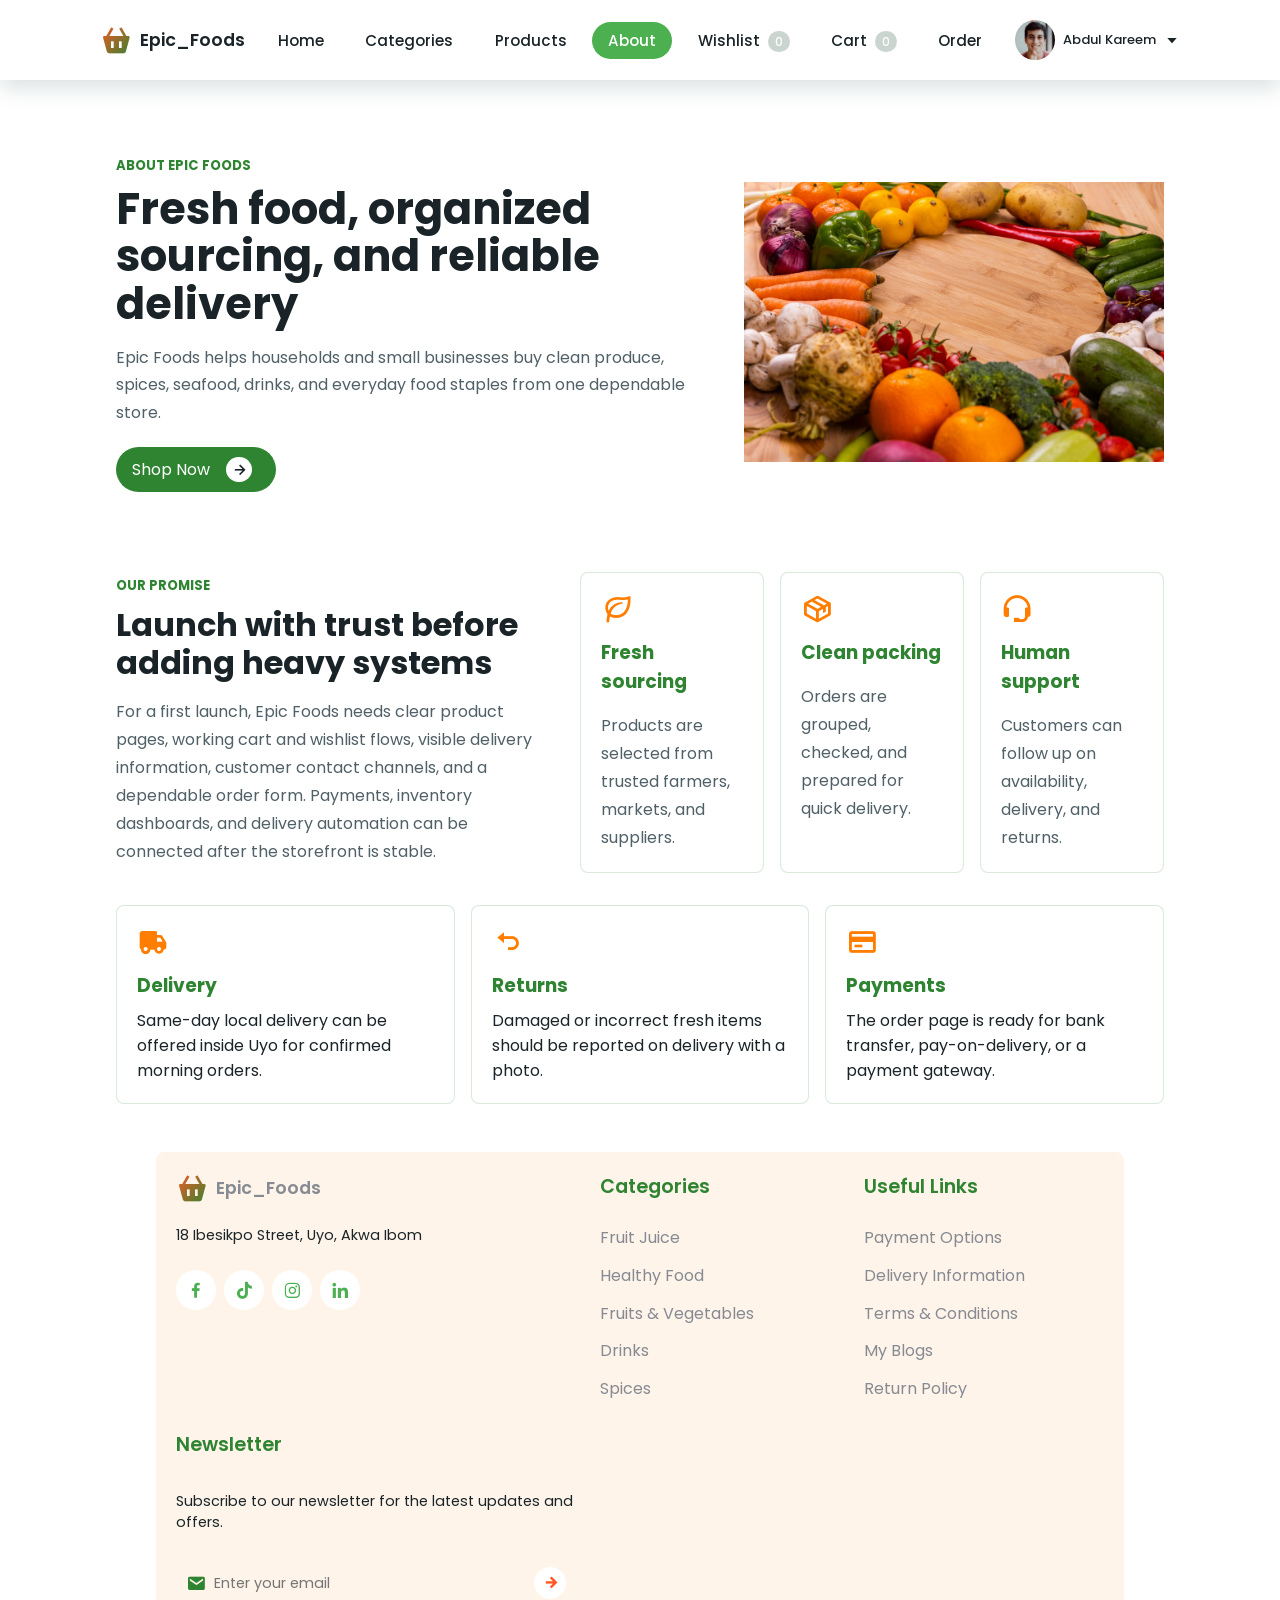
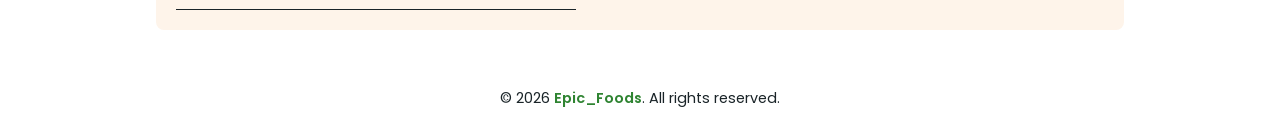
<file: about.html>
<!DOCTYPE html>
<html lang="en">

<head>
  <meta charset="UTF-8">
  <meta http-equiv="X-UA-Compatible" content="IE=edge">
  <meta name="viewport" content="width=device-width, initial-scale=1.0">
  <title>About | EpicFoods</title>
  <link rel="stylesheet" href="home.css">
  <link rel="stylesheet" href="https://cdn.jsdelivr.net/npm/boxicons@latest/css/boxicons.min.css">
</head>

<body>
  <header>
    <a href="home.html" class="logo"><i class="bx bxs-basket"></i>Epic_Foods</a>
    <ul class="navbar">
      <li><a href="home.html">Home</a></li>
      <li><a href="categories.html">Categories</a></li>
      <li><a href="products.html">Products</a></li>
      <li><a href="about.html">About</a></li>
      <li><a href="wishlist.html">Wishlist <span class="nav-badge" data-wishlist-count>0</span></a></li>
      <li><a href="cart.html">Cart <span class="nav-badge" data-cart-count>0</span></a></li>
      <li><a href="order.html">Order</a></li>
    </ul>
    <div class="profile" id="profile-trigger" role="button" tabindex="0" aria-haspopup="dialog"
      aria-controls="auth-modal">
      <img src="Images/profile.webp" alt="profile picture">
      <span>Abdul Kareem</span>
      <i class="bx bx-caret-down"></i>
    </div>
    <div class="bx bx-menu" id="menu-icon"></div>
  </header>

  <div class="auth-modal" id="auth-modal" aria-hidden="true">
    <div class="auth-box" role="dialog" aria-modal="true" aria-labelledby="auth-title">
      <button class="auth-close" id="auth-close" type="button" aria-label="Close login modal"><i
          class="bx bx-x"></i></button>
      <h2 id="auth-title">Welcome Back</h2>
      <div class="auth-tabs" role="tablist" aria-label="Account access">
        <button class="auth-tab active" type="button" data-auth-tab="login">Login</button>
        <button class="auth-tab" type="button" data-auth-tab="signup">Sign Up</button>
      </div>
      <form class="auth-form active" id="login-form">
        <input type="email" placeholder="Email address" required>
        <input type="password" placeholder="Password" required>
        <button class="btn auth-submit" type="submit">Login<i class="bx bx-right-arrow-alt"></i></button>
      </form>
      <form class="auth-form" id="signup-form">
        <input type="text" placeholder="Full name" required>
        <input type="email" placeholder="Email address" required>
        <input type="password" placeholder="Create password" required>
        <button class="btn auth-submit" type="submit">Create Account<i class="bx bx-right-arrow-alt"></i></button>
      </form>
    </div>
  </div>

  <main class="page-main">
    <section class="page-hero">
      <div class="page-hero-copy">
        <span>About Epic Foods</span>
        <h1>Fresh food, organized sourcing, and reliable delivery</h1>
        <p>Epic Foods helps households and small businesses buy clean produce, spices, seafood, drinks, and everyday food staples from one dependable store.</p>
        <a href="products.html" class="btn">Shop Now<i class="bx bx-right-arrow-alt"></i></a>
      </div>
      <img src="Images/about img.webp" alt="Epic Foods produce">
    </section>

    <section class="about-story">
      <div>
        <span>Our promise</span>
        <h2>Launch with trust before adding heavy systems</h2>
        <p>For a first launch, Epic Foods needs clear product pages, working cart and wishlist flows, visible delivery information, customer contact channels, and a dependable order form. Payments, inventory dashboards, and delivery automation can be connected after the storefront is stable.</p>
      </div>
      <div class="story-points">
        <article>
          <i class="bx bx-leaf"></i>
          <h3>Fresh sourcing</h3>
          <p>Products are selected from trusted farmers, markets, and suppliers.</p>
        </article>
        <article>
          <i class="bx bx-package"></i>
          <h3>Clean packing</h3>
          <p>Orders are grouped, checked, and prepared for quick delivery.</p>
        </article>
        <article>
          <i class="bx bx-support"></i>
          <h3>Human support</h3>
          <p>Customers can follow up on availability, delivery, and returns.</p>
        </article>
      </div>
    </section>

    <section class="policy-band">
      <article>
        <i class="bx bxs-truck"></i>
        <h3>Delivery</h3>
        <p>Same-day local delivery can be offered inside Uyo for confirmed morning orders.</p>
      </article>
      <article>
        <i class="bx bx-undo"></i>
        <h3>Returns</h3>
        <p>Damaged or incorrect fresh items should be reported on delivery with a photo.</p>
      </article>
      <article>
        <i class="bx bx-credit-card"></i>
        <h3>Payments</h3>
        <p>The order page is ready for bank transfer, pay-on-delivery, or a payment gateway.</p>
      </article>
    </section>
  </main>

  <section class="footer" id="footer">
    <div class="footer-box">
      <a href="home.html" class="logo"><i class="bx bxs-basket"></i>Epic_Foods</a>
      <p>18 Ibesikpo Street, Uyo, Akwa Ibom</p>
      <div class="socials">
        <a href="https://www.facebook.com/epicfoods0//" aria-label="Facebook"><i class="bx bxl-facebook"></i></a>
        <a href="https://www.tiktok.com/" aria-label="TikTok"><i class="bx bxl-tiktok"></i></a>
        <a href="https://www.instagram.com/" aria-label="Instagram"><i class="bx bxl-instagram"></i></a>
        <a href="https://www.linkedin.com/" aria-label="LinkedIn"><i class="bx bxl-linkedin"></i></a>
      </div>
    </div>
    <div class="footer-box">
      <h2>Categories</h2>
      <a href="products.html?category=fruit-juice">Fruit Juice</a>
      <a href="products.html?category=healthy-food">Healthy Food</a>
      <a href="products.html?category=vegetables">Fruits & Vegetables</a>
      <a href="products.html?category=drinks">Drinks</a>
      <a href="products.html?category=spices">Spices</a>
    </div>
    <div class="footer-box">
      <h2>Useful Links</h2>
      <a href="cart.html">Payment Options</a>
      <a href="order.html">Delivery Information</a>
      <a href="about.html">Terms & Conditions</a>
      <a href="about.html">My Blogs</a>
      <a href="about.html">Return Policy</a>
    </div>
    <div class="footer-box">
      <h2>Newsletter</h2>
      <p>Subscribe to our newsletter for the latest updates and offers.</p>
      <form>
        <i class="bx bxs-envelope"></i>
        <input type="email" placeholder="Enter your email">
        <i class="bx bx-right-arrow-alt"></i>
      </form>
    </div>
  </section>
  <div class="copy-rights">
    <p>&copy; 2026 <span>Epic_Foods</span>. All rights reserved.</p>
  </div>

  <script src="store.js"></script>
  <script src="home.js"></script>
</body>

</html>
</file>
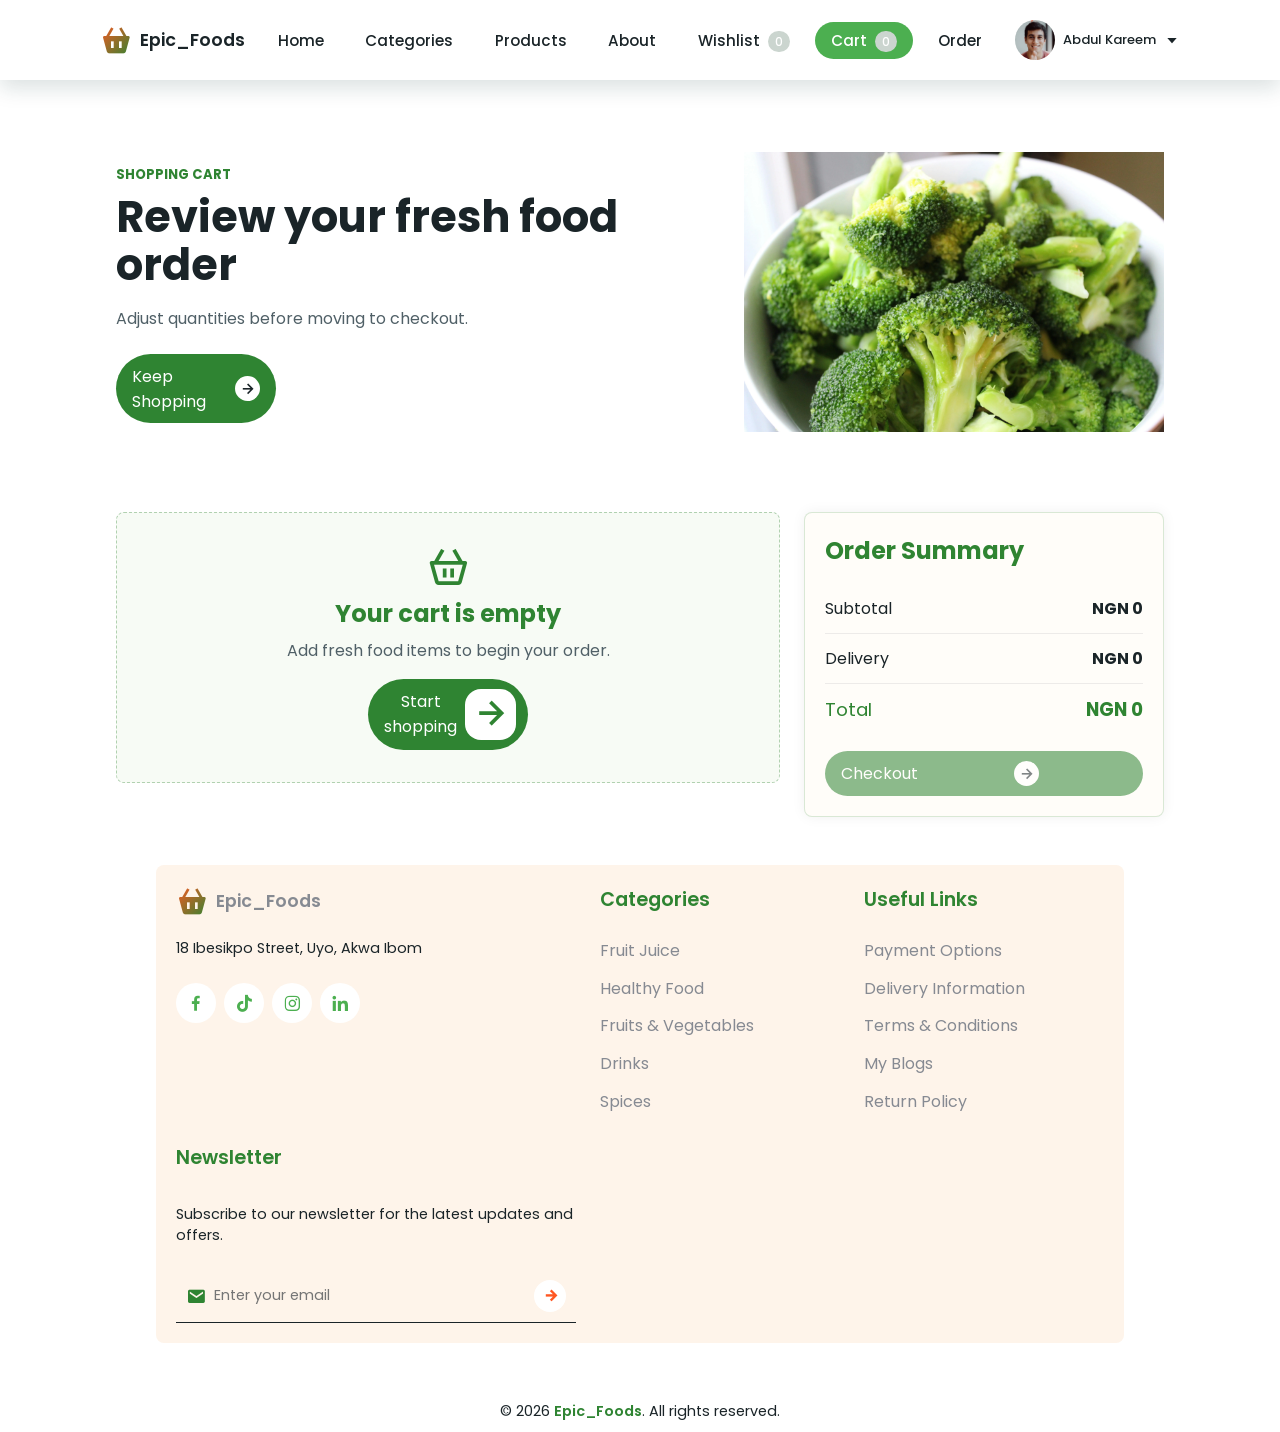
<file: cart.html>
<!DOCTYPE html>
<html lang="en">

<head>
  <meta charset="UTF-8">
  <meta http-equiv="X-UA-Compatible" content="IE=edge">
  <meta name="viewport" content="width=device-width, initial-scale=1.0">
  <title>Cart | EpicFoods</title>
  <link rel="stylesheet" href="home.css">
  <link rel="stylesheet" href="https://cdn.jsdelivr.net/npm/boxicons@latest/css/boxicons.min.css">
</head>

<body>
  <header>
    <a href="home.html" class="logo"><i class="bx bxs-basket"></i>Epic_Foods</a>
    <ul class="navbar">
      <li><a href="home.html">Home</a></li>
      <li><a href="categories.html">Categories</a></li>
      <li><a href="products.html">Products</a></li>
      <li><a href="about.html">About</a></li>
      <li><a href="wishlist.html">Wishlist <span class="nav-badge" data-wishlist-count>0</span></a></li>
      <li><a href="cart.html">Cart <span class="nav-badge" data-cart-count>0</span></a></li>
      <li><a href="order.html">Order</a></li>
    </ul>
    <div class="profile" id="profile-trigger" role="button" tabindex="0" aria-haspopup="dialog"
      aria-controls="auth-modal">
      <img src="Images/profile.webp" alt="profile picture">
      <span>Abdul Kareem</span>
      <i class="bx bx-caret-down"></i>
    </div>
    <div class="bx bx-menu" id="menu-icon"></div>
  </header>

  <div class="auth-modal" id="auth-modal" aria-hidden="true">
    <div class="auth-box" role="dialog" aria-modal="true" aria-labelledby="auth-title">
      <button class="auth-close" id="auth-close" type="button" aria-label="Close login modal"><i
          class="bx bx-x"></i></button>
      <h2 id="auth-title">Welcome Back</h2>
      <div class="auth-tabs" role="tablist" aria-label="Account access">
        <button class="auth-tab active" type="button" data-auth-tab="login">Login</button>
        <button class="auth-tab" type="button" data-auth-tab="signup">Sign Up</button>
      </div>
      <form class="auth-form active" id="login-form">
        <input type="email" placeholder="Email address" required>
        <input type="password" placeholder="Password" required>
        <button class="btn auth-submit" type="submit">Login<i class="bx bx-right-arrow-alt"></i></button>
      </form>
      <form class="auth-form" id="signup-form">
        <input type="text" placeholder="Full name" required>
        <input type="email" placeholder="Email address" required>
        <input type="password" placeholder="Create password" required>
        <button class="btn auth-submit" type="submit">Create Account<i class="bx bx-right-arrow-alt"></i></button>
      </form>
    </div>
  </div>

  <main class="page-main">
    <section class="page-hero compact">
      <div class="page-hero-copy">
        <span>Shopping cart</span>
        <h1>Review your fresh food order</h1>
        <p>Adjust quantities before moving to checkout.</p>
        <a href="products.html" class="btn">Keep Shopping<i class="bx bx-right-arrow-alt"></i></a>
      </div>
      <img src="Images/broccoli.webp" alt="Broccoli crowns">
    </section>

    <section class="commerce-layout">
      <div class="commerce-list" data-cart-list></div>
      <aside class="summary-panel">
        <h2>Order Summary</h2>
        <div data-cart-summary></div>
        <a href="order.html" class="btn checkout-btn" data-checkout-button>Checkout<i class="bx bx-right-arrow-alt"></i></a>
      </aside>
    </section>
  </main>

  <section class="footer" id="footer">
    <div class="footer-box">
      <a href="home.html" class="logo"><i class="bx bxs-basket"></i>Epic_Foods</a>
      <p>18 Ibesikpo Street, Uyo, Akwa Ibom</p>
      <div class="socials">
        <a href="https://www.facebook.com/" aria-label="Facebook"><i class="bx bxl-facebook"></i></a>
        <a href="https://www.tiktok.com/" aria-label="TikTok"><i class="bx bxl-tiktok"></i></a>
        <a href="https://www.instagram.com/" aria-label="Instagram"><i class="bx bxl-instagram"></i></a>
        <a href="https://www.linkedin.com/" aria-label="LinkedIn"><i class="bx bxl-linkedin"></i></a>
      </div>
    </div>
    <div class="footer-box">
      <h2>Categories</h2>
      <a href="products.html?category=fruit-juice">Fruit Juice</a>
      <a href="products.html?category=healthy-food">Healthy Food</a>
      <a href="products.html?category=vegetables">Fruits & Vegetables</a>
      <a href="products.html?category=drinks">Drinks</a>
      <a href="products.html?category=spices">Spices</a>
    </div>
    <div class="footer-box">
      <h2>Useful Links</h2>
      <a href="cart.html">Payment Options</a>
      <a href="order.html">Delivery Information</a>
      <a href="about.html">Terms & Conditions</a>
      <a href="about.html">My Blogs</a>
      <a href="about.html">Return Policy</a>
    </div>
    <div class="footer-box">
      <h2>Newsletter</h2>
      <p>Subscribe to our newsletter for the latest updates and offers.</p>
      <form>
        <i class="bx bxs-envelope"></i>
        <input type="email" placeholder="Enter your email">
        <i class="bx bx-right-arrow-alt"></i>
      </form>
    </div>
  </section>
  <div class="copy-rights">
    <p>&copy; 2026 <span>Epic_Foods</span>. All rights reserved.</p>
  </div>

  <script src="store.js"></script>
  <script src="home.js"></script>
</body>

</html>
</file>
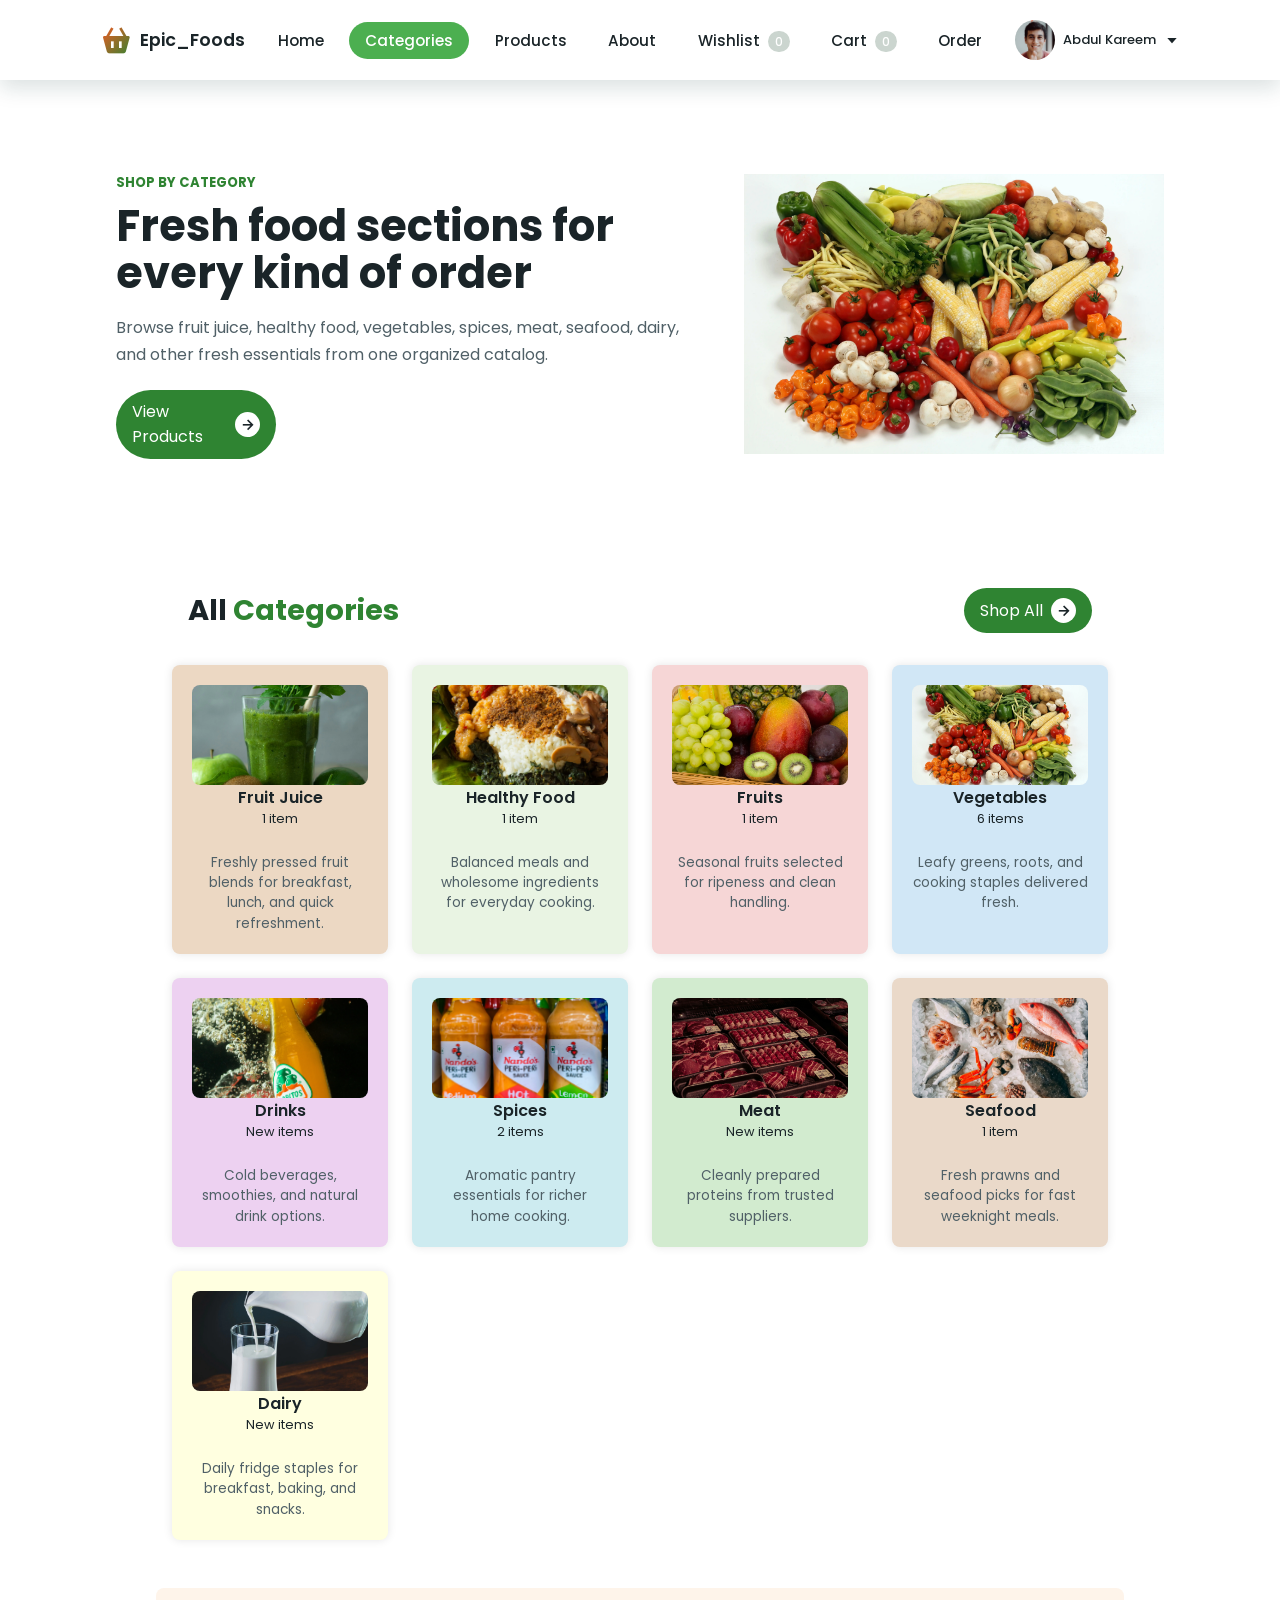
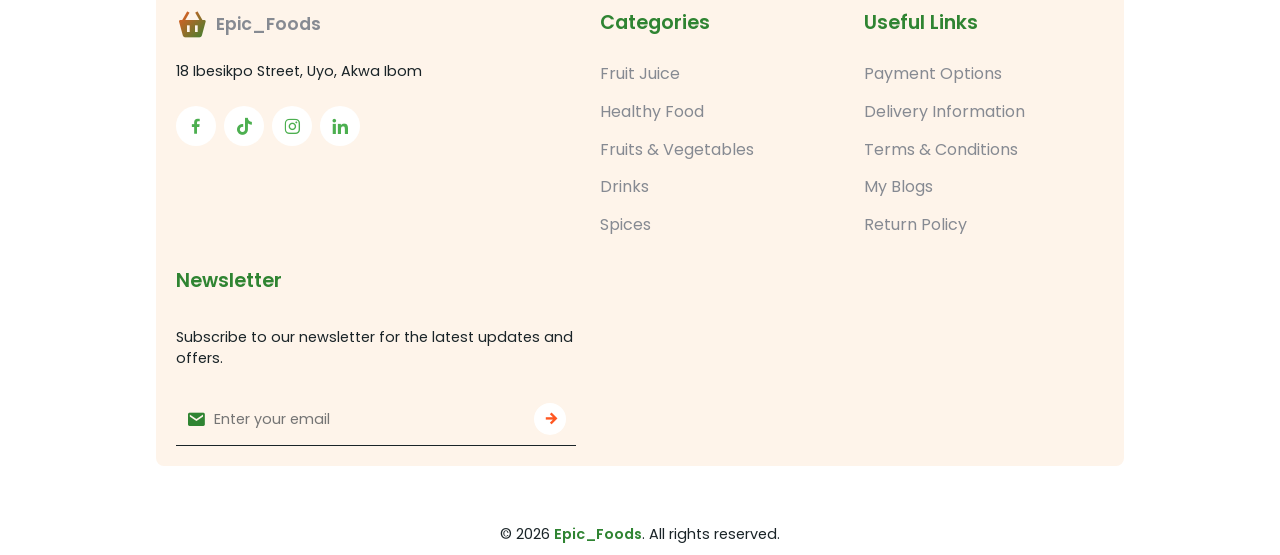
<file: categories.html>
<!DOCTYPE html>
<html lang="en">

<head>
  <meta charset="UTF-8">
  <meta http-equiv="X-UA-Compatible" content="IE=edge">
  <meta name="viewport" content="width=device-width, initial-scale=1.0">
  <title>Categories | EpicFoods</title>
  <link rel="stylesheet" href="home.css">
  <link rel="stylesheet" href="https://cdn.jsdelivr.net/npm/boxicons@latest/css/boxicons.min.css">
</head>

<body>
  <header>
    <a href="home.html" class="logo"><i class="bx bxs-basket"></i>Epic_Foods</a>
    <ul class="navbar">
      <li><a href="home.html">Home</a></li>
      <li><a href="categories.html">Categories</a></li>
      <li><a href="products.html">Products</a></li>
      <li><a href="about.html">About</a></li>
      <li><a href="wishlist.html">Wishlist <span class="nav-badge" data-wishlist-count>0</span></a></li>
      <li><a href="cart.html">Cart <span class="nav-badge" data-cart-count>0</span></a></li>
      <li><a href="order.html">Order</a></li>
    </ul>
    <div class="profile" id="profile-trigger" role="button" tabindex="0" aria-haspopup="dialog"
      aria-controls="auth-modal">
      <img src="Images/profile.webp" alt="profile picture">
      <span>Abdul Kareem</span>
      <i class="bx bx-caret-down"></i>
    </div>
    <div class="bx bx-menu" id="menu-icon"></div>
  </header>

  <div class="auth-modal" id="auth-modal" aria-hidden="true">
    <div class="auth-box" role="dialog" aria-modal="true" aria-labelledby="auth-title">
      <button class="auth-close" id="auth-close" type="button" aria-label="Close login modal"><i
          class="bx bx-x"></i></button>
      <h2 id="auth-title">Welcome Back</h2>
      <div class="auth-tabs" role="tablist" aria-label="Account access">
        <button class="auth-tab active" type="button" data-auth-tab="login">Login</button>
        <button class="auth-tab" type="button" data-auth-tab="signup">Sign Up</button>
      </div>
      <form class="auth-form active" id="login-form">
        <input type="email" placeholder="Email address" required>
        <input type="password" placeholder="Password" required>
        <button class="btn auth-submit" type="submit">Login<i class="bx bx-right-arrow-alt"></i></button>
      </form>
      <form class="auth-form" id="signup-form">
        <input type="text" placeholder="Full name" required>
        <input type="email" placeholder="Email address" required>
        <input type="password" placeholder="Create password" required>
        <button class="btn auth-submit" type="submit">Create Account<i class="bx bx-right-arrow-alt"></i></button>
      </form>
    </div>
  </div>

  <main class="page-main">
    <section class="page-hero">
      <div class="page-hero-copy">
        <span>Shop by category</span>
        <h1>Fresh food sections for every kind of order</h1>
        <p>Browse fruit juice, healthy food, vegetables, spices, meat, seafood, dairy, and other fresh essentials from one organized catalog.</p>
        <a href="products.html" class="btn">View Products<i class="bx bx-right-arrow-alt"></i></a>
      </div>
      <img src="Images/category 4.webp" alt="Fresh vegetables category">
    </section>

    <section class="categories directory-section">
      <div class="heading">
        <h2>All <span>Categories</span></h2>
        <a href="products.html" class="btn">Shop All<i class="bx bx-right-arrow-alt"></i></a>
      </div>
      <div class="categories-container directory-categories" data-category-grid></div>
    </section>
  </main>

  <section class="footer" id="footer">
    <div class="footer-box">
      <a href="home.html" class="logo"><i class="bx bxs-basket"></i>Epic_Foods</a>
      <p>18 Ibesikpo Street, Uyo, Akwa Ibom</p>
      <div class="socials">
        <a href="https://www.facebook.com/" aria-label="Facebook"><i class="bx bxl-facebook"></i></a>
        <a href="https://www.tiktok.com/" aria-label="TikTok"><i class="bx bxl-tiktok"></i></a>
        <a href="https://www.instagram.com/" aria-label="Instagram"><i class="bx bxl-instagram"></i></a>
        <a href="https://www.linkedin.com/" aria-label="LinkedIn"><i class="bx bxl-linkedin"></i></a>
      </div>
    </div>
    <div class="footer-box">
      <h2>Categories</h2>
      <a href="products.html?category=fruit-juice">Fruit Juice</a>
      <a href="products.html?category=healthy-food">Healthy Food</a>
      <a href="products.html?category=vegetables">Fruits & Vegetables</a>
      <a href="products.html?category=drinks">Drinks</a>
      <a href="products.html?category=spices">Spices</a>
    </div>
    <div class="footer-box">
      <h2>Useful Links</h2>
      <a href="cart.html">Payment Options</a>
      <a href="order.html">Delivery Information</a>
      <a href="about.html">Terms & Conditions</a>
      <a href="about.html">My Blogs</a>
      <a href="about.html">Return Policy</a>
    </div>
    <div class="footer-box">
      <h2>Newsletter</h2>
      <p>Subscribe to our newsletter for the latest updates and offers.</p>
      <form>
        <i class="bx bxs-envelope"></i>
        <input type="email" placeholder="Enter your email">
        <i class="bx bx-right-arrow-alt"></i>
      </form>
    </div>
  </section>
  <div class="copy-rights">
    <p>&copy; 2026 <span>Epic_Foods</span>. All rights reserved.</p>
  </div>

  <script src="store.js"></script>
  <script src="home.js"></script>
</body>

</html>
</file>
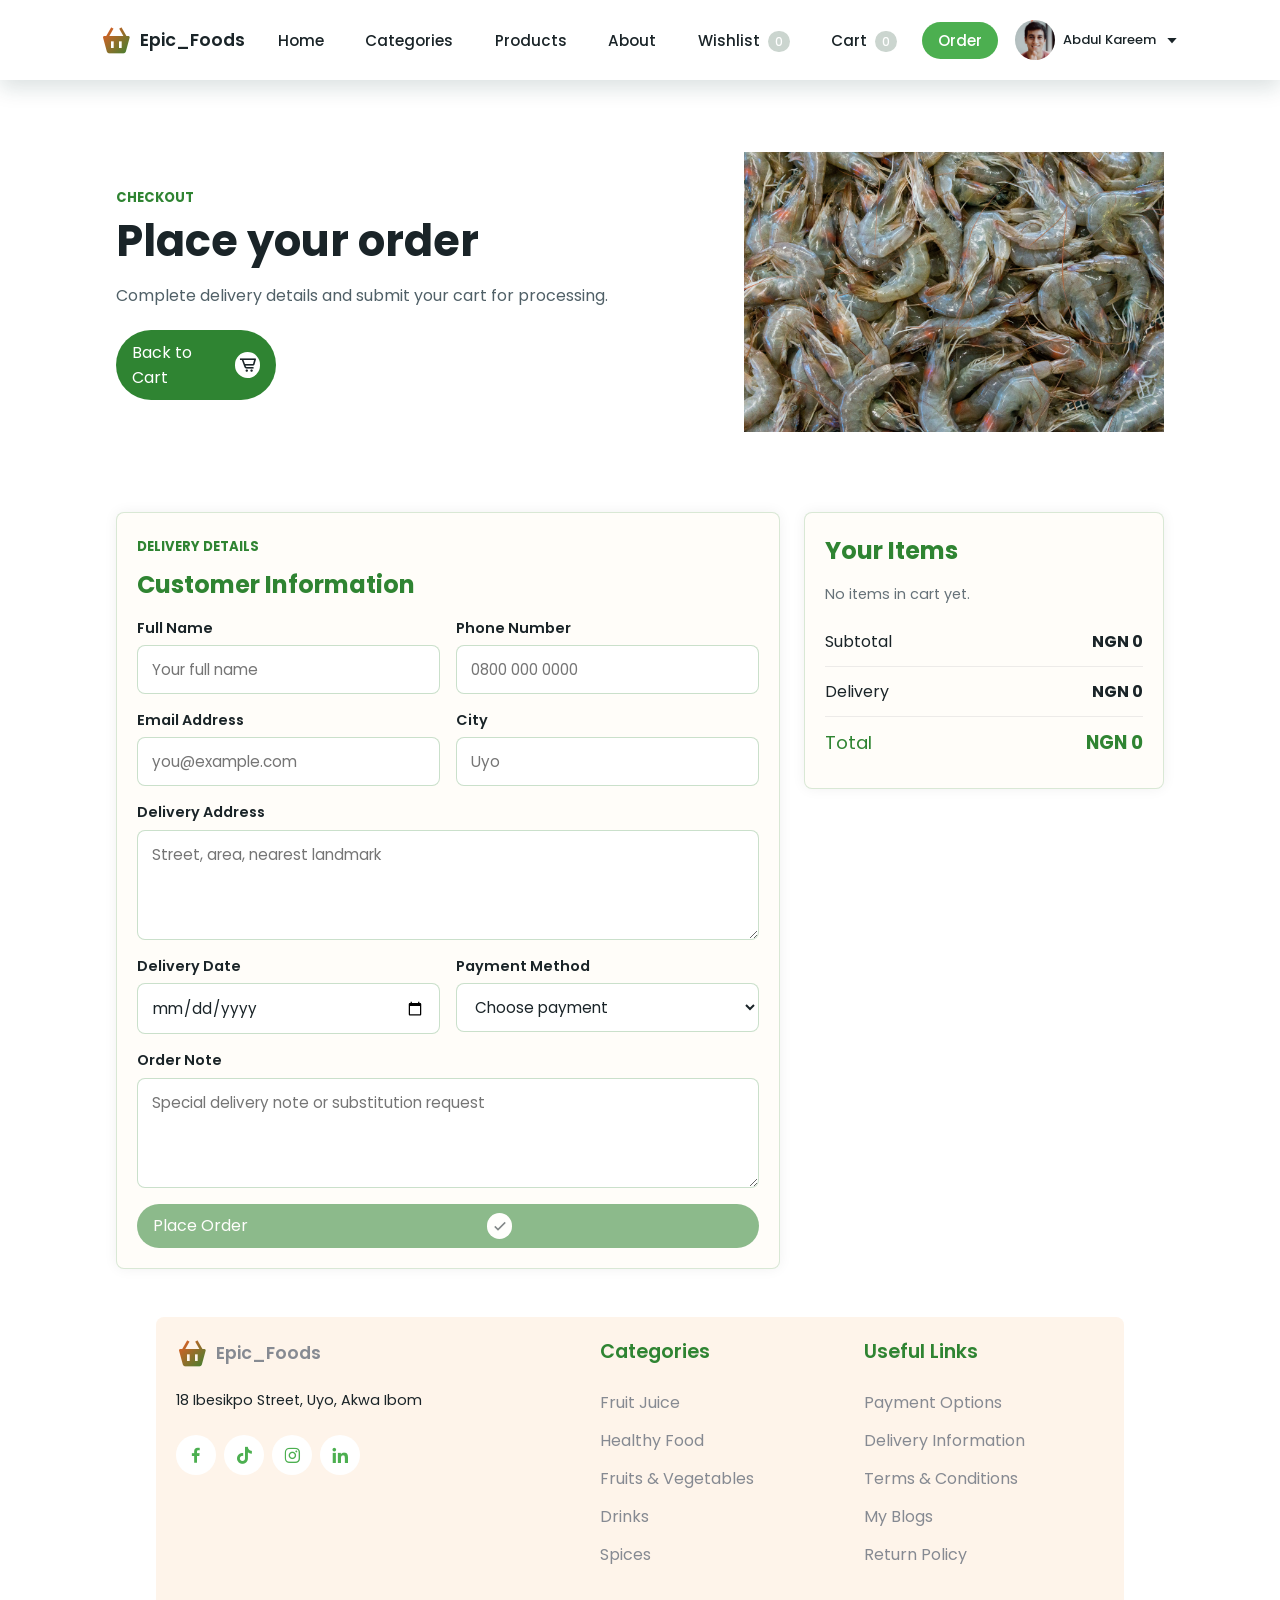
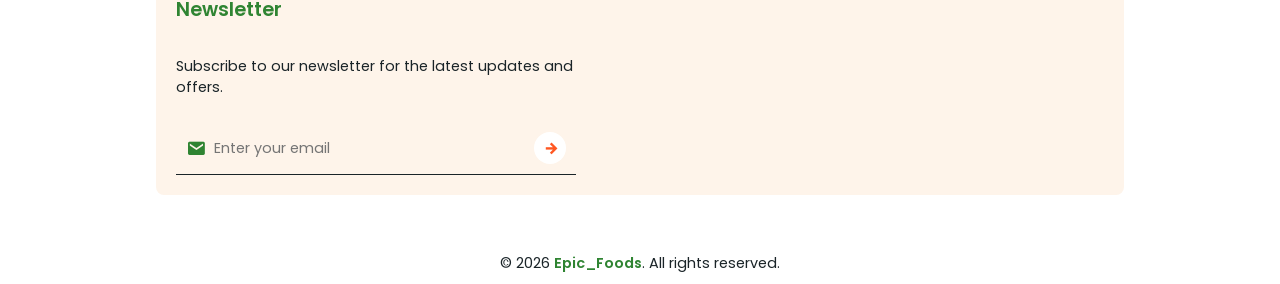
<file: order.html>
<!DOCTYPE html>
<html lang="en">

<head>
  <meta charset="UTF-8">
  <meta http-equiv="X-UA-Compatible" content="IE=edge">
  <meta name="viewport" content="width=device-width, initial-scale=1.0">
  <title>Order | EpicFoods</title>
  <link rel="stylesheet" href="home.css">
  <link rel="stylesheet" href="https://cdn.jsdelivr.net/npm/boxicons@latest/css/boxicons.min.css">
</head>

<body>
  <header>
    <a href="home.html" class="logo"><i class="bx bxs-basket"></i>Epic_Foods</a>
    <ul class="navbar">
      <li><a href="home.html">Home</a></li>
      <li><a href="categories.html">Categories</a></li>
      <li><a href="products.html">Products</a></li>
      <li><a href="about.html">About</a></li>
      <li><a href="wishlist.html">Wishlist <span class="nav-badge" data-wishlist-count>0</span></a></li>
      <li><a href="cart.html">Cart <span class="nav-badge" data-cart-count>0</span></a></li>
      <li><a href="order.html">Order</a></li>
    </ul>
    <div class="profile" id="profile-trigger" role="button" tabindex="0" aria-haspopup="dialog"
      aria-controls="auth-modal">
      <img src="Images/profile.webp" alt="profile picture">
      <span>Abdul Kareem</span>
      <i class="bx bx-caret-down"></i>
    </div>
    <div class="bx bx-menu" id="menu-icon"></div>
  </header>

  <div class="auth-modal" id="auth-modal" aria-hidden="true">
    <div class="auth-box" role="dialog" aria-modal="true" aria-labelledby="auth-title">
      <button class="auth-close" id="auth-close" type="button" aria-label="Close login modal"><i
          class="bx bx-x"></i></button>
      <h2 id="auth-title">Welcome Back</h2>
      <div class="auth-tabs" role="tablist" aria-label="Account access">
        <button class="auth-tab active" type="button" data-auth-tab="login">Login</button>
        <button class="auth-tab" type="button" data-auth-tab="signup">Sign Up</button>
      </div>
      <form class="auth-form active" id="login-form">
        <input type="email" placeholder="Email address" required>
        <input type="password" placeholder="Password" required>
        <button class="btn auth-submit" type="submit">Login<i class="bx bx-right-arrow-alt"></i></button>
      </form>
      <form class="auth-form" id="signup-form">
        <input type="text" placeholder="Full name" required>
        <input type="email" placeholder="Email address" required>
        <input type="password" placeholder="Create password" required>
        <button class="btn auth-submit" type="submit">Create Account<i class="bx bx-right-arrow-alt"></i></button>
      </form>
    </div>
  </div>

  <main class="page-main">
    <section class="page-hero compact">
      <div class="page-hero-copy">
        <span>Checkout</span>
        <h1>Place your order</h1>
        <p>Complete delivery details and submit your cart for processing.</p>
        <a href="cart.html" class="btn">Back to Cart<i class="bx bx-cart-alt"></i></a>
      </div>
      <img src="Images/prawn.webp" alt="Fresh prawns">
    </section>

    <section class="checkout-layout">
      <form class="checkout-form" data-order-form>
        <div class="form-heading">
          <span>Delivery details</span>
          <h2>Customer Information</h2>
        </div>
        <div class="form-grid">
          <label>
            Full Name
            <input type="text" name="name" placeholder="Your full name" required>
          </label>
          <label>
            Phone Number
            <input type="tel" name="phone" placeholder="0800 000 0000" required>
          </label>
          <label>
            Email Address
            <input type="email" name="email" placeholder="you@example.com" required>
          </label>
          <label>
            City
            <input type="text" name="city" placeholder="Uyo" required>
          </label>
          <label class="full-field">
            Delivery Address
            <textarea name="address" placeholder="Street, area, nearest landmark" required></textarea>
          </label>
          <label>
            Delivery Date
            <input type="date" name="deliveryDate" required>
          </label>
          <label>
            Payment Method
            <select name="paymentMethod" required>
              <option value="">Choose payment</option>
              <option>Pay on delivery</option>
              <option>Bank transfer</option>
              <option>Card payment</option>
            </select>
          </label>
          <label class="full-field">
            Order Note
            <textarea name="note" placeholder="Special delivery note or substitution request"></textarea>
          </label>
        </div>
        <button class="btn order-submit" type="submit" data-place-order>Place Order<i class="bx bx-check"></i></button>
      </form>

      <aside class="summary-panel order-panel">
        <h2>Your Items</h2>
        <div class="order-lines" data-order-items></div>
        <div data-order-summary></div>
        <div data-order-status></div>
      </aside>
    </section>
  </main>

  <section class="footer" id="footer">
    <div class="footer-box">
      <a href="home.html" class="logo"><i class="bx bxs-basket"></i>Epic_Foods</a>
      <p>18 Ibesikpo Street, Uyo, Akwa Ibom</p>
      <div class="socials">
        <a href="https://www.facebook.com/" aria-label="Facebook"><i class="bx bxl-facebook"></i></a>
        <a href="https://www.tiktok.com/" aria-label="TikTok"><i class="bx bxl-tiktok"></i></a>
        <a href="https://www.instagram.com/" aria-label="Instagram"><i class="bx bxl-instagram"></i></a>
        <a href="https://www.linkedin.com/" aria-label="LinkedIn"><i class="bx bxl-linkedin"></i></a>
      </div>
    </div>
    <div class="footer-box">
      <h2>Categories</h2>
      <a href="products.html?category=fruit-juice">Fruit Juice</a>
      <a href="products.html?category=healthy-food">Healthy Food</a>
      <a href="products.html?category=vegetables">Fruits & Vegetables</a>
      <a href="products.html?category=drinks">Drinks</a>
      <a href="products.html?category=spices">Spices</a>
    </div>
    <div class="footer-box">
      <h2>Useful Links</h2>
      <a href="cart.html">Payment Options</a>
      <a href="order.html">Delivery Information</a>
      <a href="about.html">Terms & Conditions</a>
      <a href="about.html">My Blogs</a>
      <a href="about.html">Return Policy</a>
    </div>
    <div class="footer-box">
      <h2>Newsletter</h2>
      <p>Subscribe to our newsletter for the latest updates and offers.</p>
      <form>
        <i class="bx bxs-envelope"></i>
        <input type="email" placeholder="Enter your email">
        <i class="bx bx-right-arrow-alt"></i>
      </form>
    </div>
  </section>
  <div class="copy-rights">
    <p>&copy; 2026 <span>Epic_Foods</span>. All rights reserved.</p>
  </div>

  <script src="store.js"></script>
  <script src="home.js"></script>
</body>

</html>
</file>
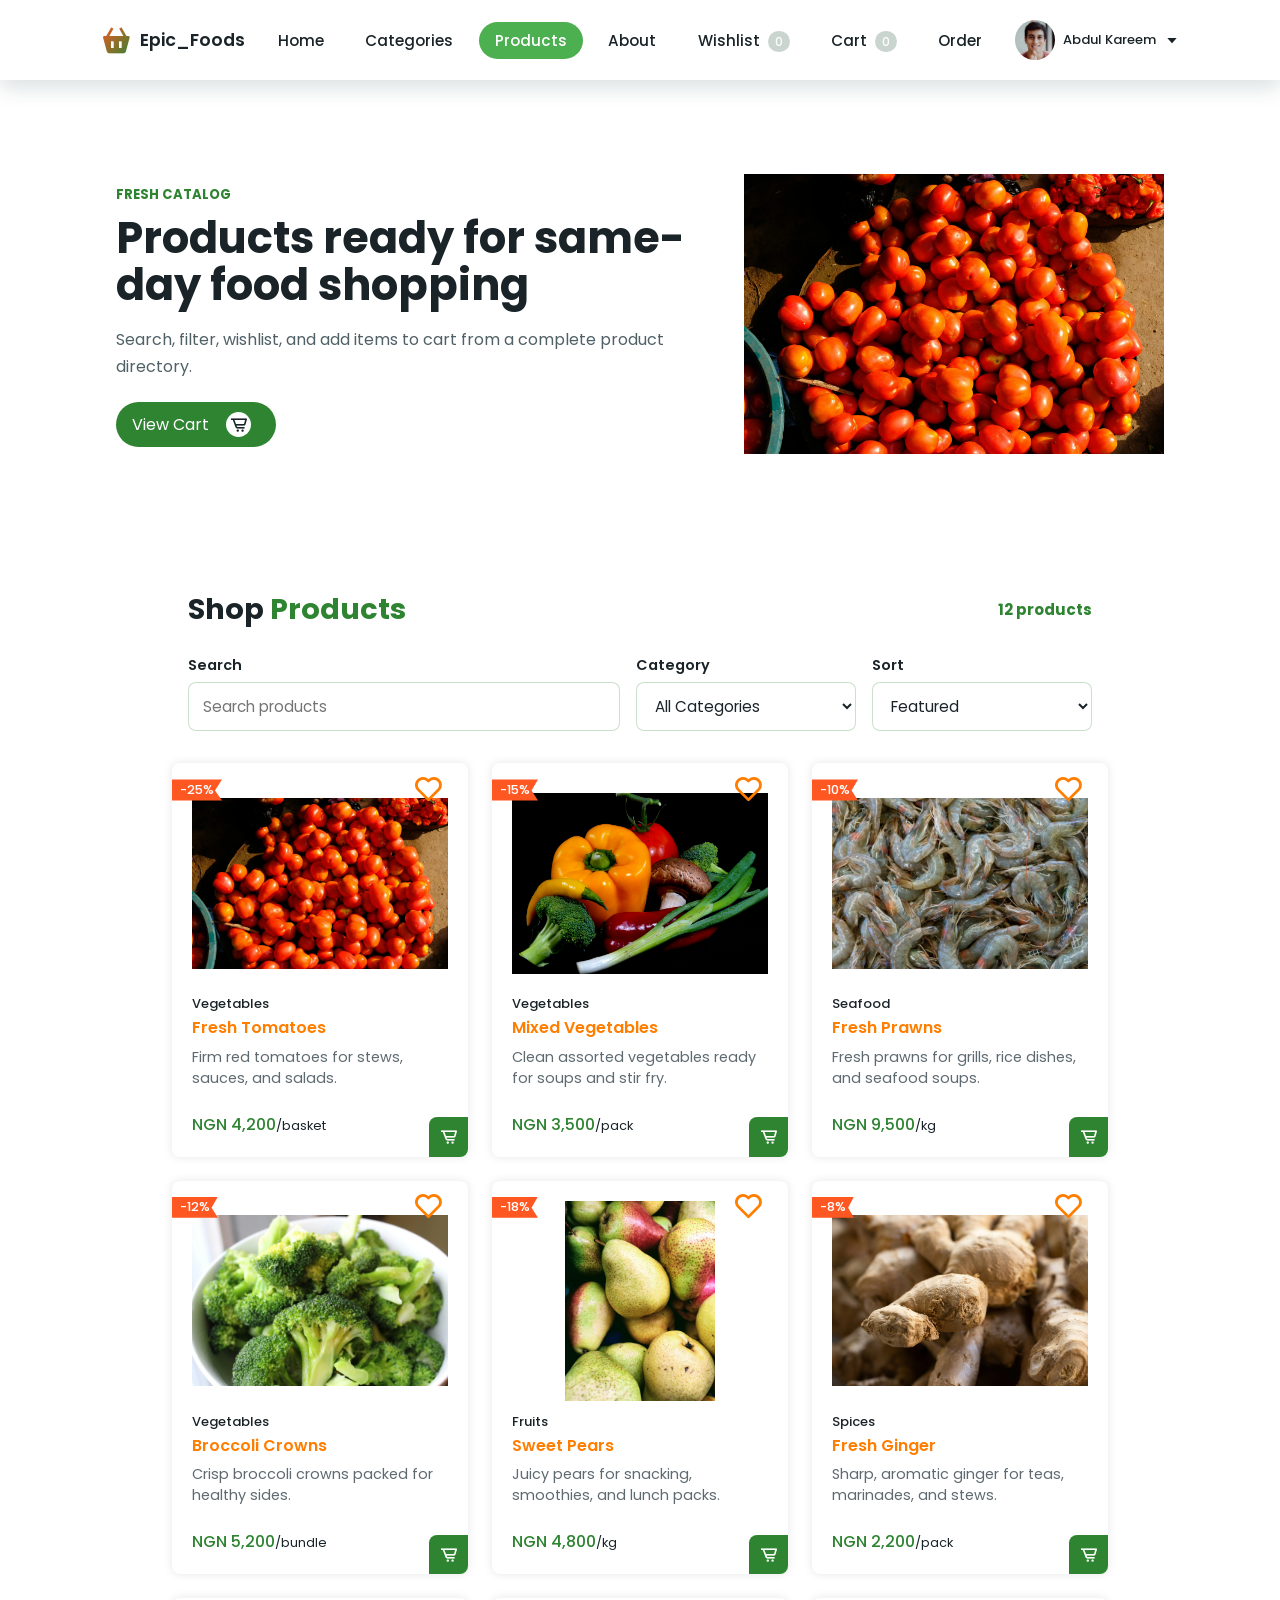
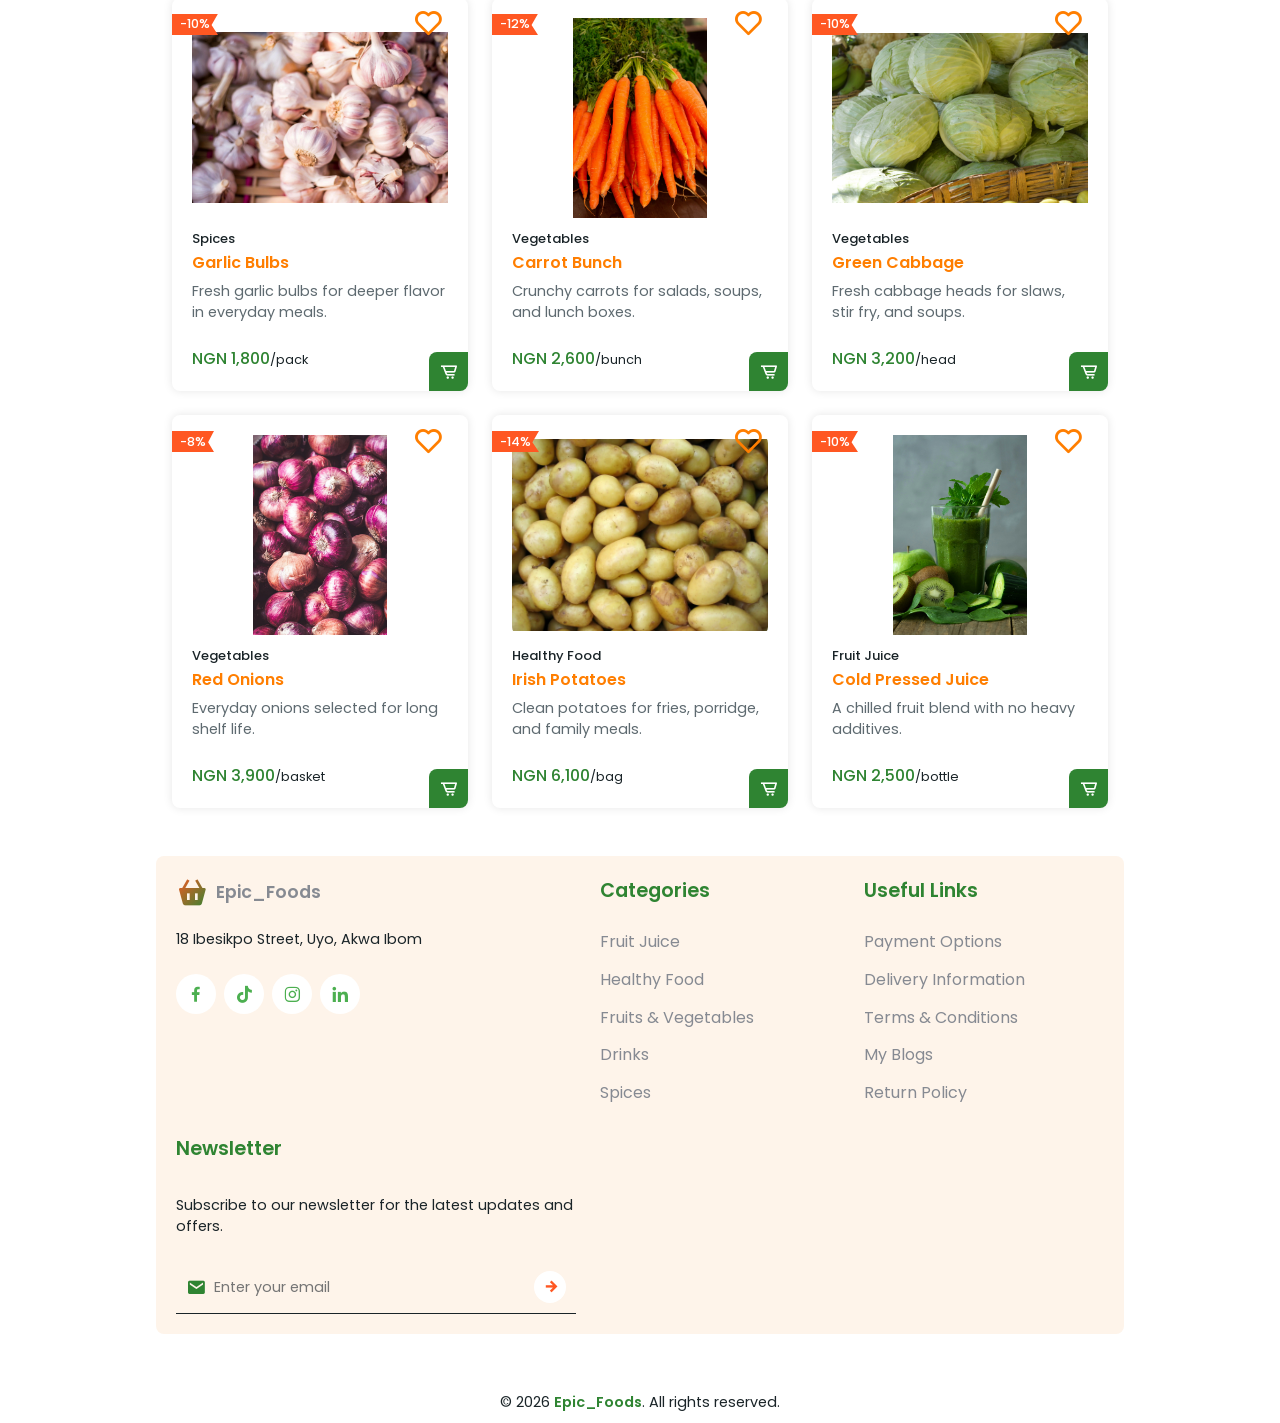
<file: products.html>
<!DOCTYPE html>
<html lang="en">

<head>
  <meta charset="UTF-8">
  <meta http-equiv="X-UA-Compatible" content="IE=edge">
  <meta name="viewport" content="width=device-width, initial-scale=1.0">
  <title>Products | EpicFoods</title>
  <link rel="stylesheet" href="home.css">
  <link rel="stylesheet" href="https://cdn.jsdelivr.net/npm/boxicons@latest/css/boxicons.min.css">
</head>

<body>
  <header>
    <a href="home.html" class="logo"><i class="bx bxs-basket"></i>Epic_Foods</a>
    <ul class="navbar">
      <li><a href="home.html">Home</a></li>
      <li><a href="categories.html">Categories</a></li>
      <li><a href="products.html">Products</a></li>
      <li><a href="about.html">About</a></li>
      <li><a href="wishlist.html">Wishlist <span class="nav-badge" data-wishlist-count>0</span></a></li>
      <li><a href="cart.html">Cart <span class="nav-badge" data-cart-count>0</span></a></li>
      <li><a href="order.html">Order</a></li>
    </ul>
    <div class="profile" id="profile-trigger" role="button" tabindex="0" aria-haspopup="dialog"
      aria-controls="auth-modal">
      <img src="Images/profile.webp" alt="profile picture">
      <span>Abdul Kareem</span>
      <i class="bx bx-caret-down"></i>
    </div>
    <div class="bx bx-menu" id="menu-icon"></div>
  </header>

  <div class="auth-modal" id="auth-modal" aria-hidden="true">
    <div class="auth-box" role="dialog" aria-modal="true" aria-labelledby="auth-title">
      <button class="auth-close" id="auth-close" type="button" aria-label="Close login modal"><i
          class="bx bx-x"></i></button>
      <h2 id="auth-title">Welcome Back</h2>
      <div class="auth-tabs" role="tablist" aria-label="Account access">
        <button class="auth-tab active" type="button" data-auth-tab="login">Login</button>
        <button class="auth-tab" type="button" data-auth-tab="signup">Sign Up</button>
      </div>
      <form class="auth-form active" id="login-form">
        <input type="email" placeholder="Email address" required>
        <input type="password" placeholder="Password" required>
        <button class="btn auth-submit" type="submit">Login<i class="bx bx-right-arrow-alt"></i></button>
      </form>
      <form class="auth-form" id="signup-form">
        <input type="text" placeholder="Full name" required>
        <input type="email" placeholder="Email address" required>
        <input type="password" placeholder="Create password" required>
        <button class="btn auth-submit" type="submit">Create Account<i class="bx bx-right-arrow-alt"></i></button>
      </form>
    </div>
  </div>

  <main class="page-main">
    <section class="page-hero">
      <div class="page-hero-copy">
        <span>Fresh catalog</span>
        <h1>Products ready for same-day food shopping</h1>
        <p>Search, filter, wishlist, and add items to cart from a complete product directory.</p>
        <a href="cart.html" class="btn">View Cart<i class="bx bx-cart-alt"></i></a>
      </div>
      <img src="Images/tomato.webp" alt="Fresh tomatoes">
    </section>

    <section class="products directory-section">
      <div class="heading">
        <h2>Shop <span>Products</span></h2>
        <strong class="result-count" data-product-count>0 products</strong>
      </div>

      <div class="store-controls">
        <label>
          <span>Search</span>
          <input type="search" data-product-search placeholder="Search products">
        </label>
        <label>
          <span>Category</span>
          <select data-category-filter>
            <option value="all">All Categories</option>
          </select>
        </label>
        <label>
          <span>Sort</span>
          <select data-product-sort>
            <option value="featured">Featured</option>
            <option value="price-low">Price: Low to High</option>
            <option value="price-high">Price: High to Low</option>
            <option value="name">Name</option>
          </select>
        </label>
      </div>

      <div class="product-spotlight" data-product-spotlight></div>
      <div class="products-container" data-products-grid></div>
    </section>
  </main>

  <section class="footer" id="footer">
    <div class="footer-box">
      <a href="home.html" class="logo"><i class="bx bxs-basket"></i>Epic_Foods</a>
      <p>18 Ibesikpo Street, Uyo, Akwa Ibom</p>
      <div class="socials">
        <a href="https://www.facebook.com/" aria-label="Facebook"><i class="bx bxl-facebook"></i></a>
        <a href="https://www.tiktok.com/" aria-label="TikTok"><i class="bx bxl-tiktok"></i></a>
        <a href="https://www.instagram.com/" aria-label="Instagram"><i class="bx bxl-instagram"></i></a>
        <a href="https://www.linkedin.com/" aria-label="LinkedIn"><i class="bx bxl-linkedin"></i></a>
      </div>
    </div>
    <div class="footer-box">
      <h2>Categories</h2>
      <a href="products.html?category=fruit-juice">Fruit Juice</a>
      <a href="products.html?category=healthy-food">Healthy Food</a>
      <a href="products.html?category=vegetables">Fruits & Vegetables</a>
      <a href="products.html?category=drinks">Drinks</a>
      <a href="products.html?category=spices">Spices</a>
    </div>
    <div class="footer-box">
      <h2>Useful Links</h2>
      <a href="cart.html">Payment Options</a>
      <a href="order.html">Delivery Information</a>
      <a href="about.html">Terms & Conditions</a>
      <a href="about.html">My Blogs</a>
      <a href="about.html">Return Policy</a>
    </div>
    <div class="footer-box">
      <h2>Newsletter</h2>
      <p>Subscribe to our newsletter for the latest updates and offers.</p>
      <form>
        <i class="bx bxs-envelope"></i>
        <input type="email" placeholder="Enter your email">
        <i class="bx bx-right-arrow-alt"></i>
      </form>
    </div>
  </section>
  <div class="copy-rights">
    <p>&copy; 2026 <span>Epic_Foods</span>. All rights reserved.</p>
  </div>

  <script src="store.js"></script>
  <script src="home.js"></script>
</body>

</html>
</file>
<file: home.css>
/* Google Fonts */
@import url("https://fonts.googleapis.com/css2?family=Poppins:wght@200;300;400;500;700;900&display=swap");

/* Some variables for colors */
:root {
    --primary-color: #2f8432;
    --secondary-color: #4caf50;
    --orange-color: #ff5722;
    --light-orange-color: #ff7e00;
    --text-color: #1a2428;
    --bg-color: #fff;
}

/* Custom Scrollbar */
::-webkit-scrollbar {
    width: 8px;
    background: var(--secondary-color);
}

::-webkit-scrollbar-thumb {
    background: var(--primary-color);
    border-radius: 5px;
}

/* Global Styles */
* {
    margin: 0;
    padding: 0;
    box-sizing: border-box;
    font-family: "Poppins", sans-serif;
    list-style: none;
    text-decoration: none;
    scroll-padding-top: 2rem;
    scroll-behavior: smooth;
}

section {
    padding: 4.5rem 0 4.5rem;
    max-width: 1080px;
    margin: 0 auto;
    gap: 1.5rem;
}

img {
    width: 100%;
}

body {
    color: var(--text-color);
}
html, body {
    scroll-behavior: smooth;
    scroll-padding-top: 100px;
}

header {
    position: fixed;
    width: 100%;
    top: 0;
    right: 0;
    z-index: 1000;
    display: flex;
    align-items: center;
    justify-content: space-between;
    background: var(--bg-color);
    box-shadow: 0 8px 20px rgba(14, 55, 54, 0.15);
    padding: 20px 100px;
    transition: 0.5s;
}

.profile {
    display: flex;
    align-items: center;
    column-gap: 0.5rem;
    cursor: pointer;
}

.profile img {
    width: 40px;
    height: 40px;
    border-radius: 50%;
    object-fit: cover;
    object-position: center;
}

.profile span {
    font-weight: 500;
    font-size: 13px;
}

.logo {
    display: flex;
    align-items: center;
    font-size: 1.1rem;
    font-weight: 600;
    color: var(--text-color);
    column-gap: 0.5rem;
}

.logo .bx {
    font-size: 2rem;
    background: linear-gradient(135deg, var(--orange-color), var(--primary-color));
    -webkit-background-clip: text;
    background-clip: text;
    color: transparent;
    -webkit-text-fill-color: transparent;
}

.navbar {
    display: flex;
    align-items: center;
    column-gap: 0.6rem;
}

.navbar a {
    font-size: 0.95rem;
    font-weight: 500;
    color: var(--text-color);
    position: relative;
    padding: 0.5rem 1rem;
}

.nav-badge {
    display: inline-grid;
    min-width: 1.35rem;
    height: 1.35rem;
    place-items: center;
    margin-left: 0.25rem;
    padding: 0 0.3rem;
    border-radius: 999px;
    background: var(--orange-color);
    color: var(--bg-color);
    font-size: 0.75rem;
    line-height: 1;
}

.nav-badge.is-empty {
    background: #cbd5cf;
}

.navbar a:hover,
.navbar .home-active {
    color: var(--bg-color);
    border-radius: 5rem;
    background: var(--secondary-color);
    transition:
        background 0.3s,
        color 0.3s;
}

#menu-icon {
    display: none;
    font-size: 24px;
    cursor: pointer;
    z-index: 10001;
}

/* Home Section */
.home {
    padding-top: 6rem;
}

.container {
    position: relative;
    width: 100%;
    min-height: 640px;
    display: flex;
    align-items: center;
    background: url(Images/home-bg.webp) no-repeat;
    background-size: cover;
    background-position: center;
    margin: 0 auto;
    padding: 0 1rem;
    overflow: hidden;
    margin-bottom: 3rem;
}

.container img {
    position: absolute;
    width: 400px;
    right: 60px;
    padding-top: 5rem;
    /*bottom: -500px;*/
}

.home .swiper-slide {
    display: flex;
    align-items: center;
    column-gap: 2rem;
}

.home-text {
    padding: 0 150px;
    /* max-width: 500px; */
}

.home-text span {
    font-size: 14px;
    font-weight: 500;
    text-transform: uppercase;
    color: var(--primary-color);
}

.home .home-text h1 {
    font-size: 2.5rem;
    font-weight: 700;
    color: var(--text-color);
    margin: 0.5rem 0 1.5rem;
}

.btn {
    padding: 0.6rem 1rem;
    background: var(--primary-color);
    color: var(--bg-color);
    border-radius: 5rem;
    transition:
        background 0.3s,
        color 0.3s;
    font-weight: 400;
    font-size: 1rem;
    display: flex;
    align-items: center;
    justify-content: space-between;
    column-gap: 0.5rem;
    max-width: 160px;
}

.btn .bx {
    font-size: 1.2rem;
    background: var(--bg-color);
    color: var(--text-color);
    border-radius: 1rem;
    margin: auto;
    padding: 0.2rem;
}

.btn:hover {
    background: var(--light-orange-color);
    transition: 0.2s ease;
}

.auth-modal {
    position: fixed;
    inset: 0;
    z-index: 2000;
    display: grid;
    place-items: center;
    padding: 1rem;
    background: rgba(26, 36, 40, 0.55);
    opacity: 0;
    pointer-events: none;
    transition: opacity 0.25s ease;
}

.auth-modal.active {
    opacity: 1;
    pointer-events: auto;
}

.auth-box {
    position: relative;
    width: min(100%, 420px);
    padding: 2rem;
    border-radius: 0.75rem;
    background: var(--bg-color);
    box-shadow: 0 18px 45px rgba(14, 55, 54, 0.25);
    transform: translateY(18px) scale(0.96);
    transition: transform 0.25s ease;
}

.auth-modal.active .auth-box {
    transform: translateY(0) scale(1);
}

.auth-close {
    position: absolute;
    top: 1rem;
    right: 1rem;
    display: grid;
    place-items: center;
    width: 34px;
    height: 34px;
    border: 0;
    border-radius: 50%;
    background: #e9f4e3;
    color: var(--primary-color);
    cursor: pointer;
}

.auth-close .bx {
    font-size: 1.4rem;
}

.auth-box h2 {
    margin-bottom: 1rem;
    color: var(--primary-color);
    text-align: center;
}

.auth-tabs {
    display: grid;
    grid-template-columns: repeat(2, 1fr);
    gap: 0.5rem;
    margin-bottom: 1rem;
}

.auth-tab {
    padding: 0.7rem 1rem;
    border: 1px solid rgba(47, 132, 50, 0.25);
    border-radius: 5rem;
    background: transparent;
    color: var(--text-color);
    font-weight: 500;
    cursor: pointer;
}

.auth-tab.active {
    background: var(--primary-color);
    color: var(--bg-color);
}

.auth-form {
    display: none;
    flex-direction: column;
    row-gap: 0.85rem;
}

.auth-form.active {
    display: flex;
}

.auth-form input {
    width: 100%;
    padding: 0.85rem 1rem;
    border: 1px solid rgba(47, 132, 50, 0.25);
    border-radius: 0.5rem;
    outline: none;
    font-size: 0.95rem;
}

.auth-form input:focus {
    border-color: var(--primary-color);
    box-shadow: 0 0 0 3px rgba(76, 175, 80, 0.16);
}

.auth-submit {
    width: 100%;
    max-width: none;
    justify-content: center;
    border: 0;
    cursor: pointer;
}

.swiper-button-next {
    background-image: url();
    background-repeat: no-repeat;
    background-position: center;
    background-size: 100% auto;
    margin-right: 20px;
}

.swiper-button-next::after {
    display: none;
}

.swiper-button-prev {
    background: url();
    background-repeat: no-repeat;
    background-position: center;
    background-size: 100% auto;
    margin-left: 20px;
}

.swiper-button-prev::after {
    display: none;
}

/*Categories Section*/
.heading {
    display: flex;
    align-items: center;
    justify-content: space-between;
    padding: 0 1rem;
}

.heading h2 {
    font-size: 1.8rem;
    font-weight: 700;
    color: var(--text-color);
}

.heading h2 span {
    color: var(--primary-color);
}

.categories {
    max-width: 968px;
    margin: 3rem auto;
    padding: 0 1rem;
}

.categories-container {
    display: grid;
    grid-template-columns: repeat(auto-fit, minmax(180px, auto));
    gap: 1.5rem;
    margin-top: 2rem;
}

.categories-container .categories-box {
    position: relative;
    cursor: pointer;
    display: flex;
    flex-direction: column;
    align-items: center;
    padding: 20px;
    border-radius: 0.5rem;
    background: var(--bg-color);
    box-shadow: 0 0 10px rgba(0, 0, 0, 0.1);
    transition: transform 0.3s;
}

.categories-container .categories-box:hover {
    transform: translateY(-5px);
}

.categories-container .categories-box img {
    width: 100%;
    height: 100px;
    object-fit: cover;
    border-radius: 0.5rem;
    object-position: center;
}

.categories-container .categories-box h2 {
    font-size: 1rem;
    font-weight: 600;
}

.categories-container .categories-box h3 {
    color: var(--text-color);
    font-size: 1rem;
    font-weight: 600;
    text-align: center;
}

.categories-container .categories-box span {
    font-size: 0.8rem;
    font-weight: 400;
    margin-bottom: 1rem;
    color: var(--text-color);
    text-align: center;
}

.categories-container .categories-box p {
    margin-top: 0.55rem;
    color: #506067;
    font-size: 0.85rem;
    line-height: 1.5;
    text-align: center;
}

.categories-container .categories-box .bx {
    padding: 10px;
    background: var(--primary-color);
    color: var(--bg-color);
    border-radius: 5rem;
    margin-top: 2rem;
    position: absolute;
    bottom: -8%;
    display: none;
}

.categories-container .categories-box .bx:hover {
    background: var(--light-orange-color);
    transition: 0.2s all linear;
}

.categories-container .categories-box:hover .bx {
    transition: 0.2s all linear;
    display: block;
}

.categories-box.box1 {
    background: #ecd8c3;
}

.categories-box.box2 {
    background: #e9f4e3;
}

.categories-box.box3 {
    background: #f6d6d6;
}

.categories-box.box4 {
    background: #d1e7f6;
}

.categories-box.box5 {
    background: #edd1f1;
}

.categories-box.box6 {
    background: #cdebf0;
}

.categories-box.box7 {
    background: #d2ebcf;
}

.categories-box.box8 {
    background: #ead9c9;
}

.categories-box.box9 {
    background: #ffffe0;
}

.categories-box.box10 {
    background: #f0e7d8;
}

.products {
    max-width: 968px;
    padding: 0 1rem;
    margin: 3rem auto;
}

.products-container {
    display: grid;
    grid-template-columns: repeat(auto-fit, minmax(260px, auto));
    gap: 1.5rem;
    margin-top: 2rem;
}

.products-container .products-box {
    position: relative;
    cursor: pointer;
    display: flex;
    flex-direction: column;
    align-items: flex-start;
    padding: 20px;
    box-shadow: 1px 2px 11px rgba(14, 55, 54, 15%);
    border-radius: 0.5rem;
    background: var(--bg-color);
    box-shadow: 0 0 10px rgba(0, 0, 0, 0.1);
    transition: transform 0.3s;
}

.products-container .products-box:hover {
    transform: translateY(-5px);
}

.products-container .products-box img {
    width: 100%;
    height: 200px;
    object-fit: contain;
    border-radius: 0.5rem;
    object-position: center;
}

.products-container .products-box span {
    font-size: 13px;
    font-weight: 500;
}

.products-container .products-box h2 {
    font-size: 1rem;
    font-weight: 600;
    color: var(--light-orange-color);
}

.products-container .products-box .price {
    font-size: 1rem;
    font-weight: 500;
    color: var(--primary-color);
}

.products-container .products-box .price span {
    font-size: 0.8rem;
    font-weight: 400;
    color: var(--text-color);
}

.product-image-link {
    display: block;
    width: 100%;
}

.products-container .products-box .product-details {
    width: 100%;
}

.products-container .products-box .product-details p {
    min-height: 3.4rem;
    margin: 0.4rem 0 0.65rem;
    color: #5e6a70;
    font-size: 0.9rem;
    line-height: 1.45;
}

.products-container .products-box h2 a {
    color: var(--light-orange-color);
}

.icon-btn {
    display: inline-grid;
    place-items: center;
    border: 0;
    cursor: pointer;
    font: inherit;
}

.products-container .products-box .cart-action {
    padding: 10px;
    right: 0;
    bottom: 0;
    background: var(--primary-color);
    color: var(--bg-color);
    border-radius: 0.5rem 0 0.5rem 0;
    margin-top: 1rem;
    position: absolute;
}

.products-container .products-box .cart-action .bx {
    font-size: 1.2rem;
}

.products-container .products-box .cart-action:hover {
    background: var(--light-orange-color);
    transition: 0.2s all linear;
}

.products-container .products-box .wishlist-action {
    padding: 0.1rem 0.5rem;
    right: 1rem;
    top: .5rem;
    color: var(--light-orange-color);
    border-radius: 0 0.5rem 0 0.5rem;
    position: absolute;
    font-weight: 700;
    background-color: transparent;
}

.products-container .products-box .wishlist-action .bx {
    font-size: 2rem;
}

.products-container .products-box .wishlist-action:hover,
.products-container .products-box .wishlist-action.active {
    color: var(--primary-color);
    transition: 0.2s all linear;
    background-color: transparent;
}

.products-container .products-box .discount {
    position: absolute;
    top: 1rem;
    left: 0;
    background: var(--orange-color);
    color: var(--bg-color);
    padding: 0.1rem 0.5rem;
    font-size: 0.8rem;
    font-weight: 500;
    border-radius: 0;
    clip-path: polygon(100% 0%, 86% 53%, 100% 100%, 0 100%, 0% 50%, 0 0);
}

.about {
    position: relative;
    max-width: 968px;
    margin: 3rem auto;
    padding: 2rem 1rem;
    display: grid;
    grid-template-columns: repeat(auto-fit, minmax(21rem, auto));
    align-items: center;
    gap: 1.5rem;
    background: url("Images/about-bg.webp") center / cover no-repeat;
    border-radius: 0.5rem;
    overflow: hidden;
}

.about::before {
    content: "";
    position: absolute;
    inset: 0;
    z-index: 0;
    background: rgba(255, 255, 255, 0.649);
}

.about img,
.about-text {
    position: relative;
    z-index: 1;
}

.about-text span {
    font-weight: 600;
    text-transform: uppercase;
    color: var(--text-color);
}

.about-text h2 {
    font-size: 1.8rem;
    font-weight: 700;
    color: var(--primary-color);
    margin: 0.5rem 0 1.5rem;
}

.about-details {
    max-height: 0;
    opacity: 0;
    overflow: hidden;
    transform: translateY(-8px) scale(0.98);
    transform-origin: top center;
    transition:
        max-height 0.45s ease,
        opacity 0.3s ease,
        transform 0.35s ease;
}

.about-details.active {
    max-height: 520px;
    opacity: 1;
    transform: translateY(0) scale(1);
}

.about-details p {
    font-size: 1rem;
    font-weight: 400;
    color: var(--text-color);
    margin: 0.5rem 0 1rem;
}

#about-toggle {
    width: max-content;
    min-width: 160px;
    margin: 1.25rem auto 0;
    border: 0;
    appearance: none;
    cursor: pointer;
}

#about-toggle .bx {
    transition: transform 0.3s ease;
}

#about-toggle.active .bx {
    transform: rotate(90deg);
}

.customers {
    max-width: 968px;
    margin: 3rem auto;
    padding: 0 1rem;
    text-align: center;
}

.customers h2 {
    font-size: 1.8rem;
    text-align: center;
    font-weight: 700;
    color: var(--primary-color);
}

.customer-swiper {
    margin-top: 2rem;
    padding: 0.5rem 0.5rem 2rem;
    overflow: hidden;
}

.customer-swiper .swiper-wrapper {
    transition-timing-function: linear;
}

.customer-container {
    align-items: stretch;
}

.customer-container .customer-box {
    height: auto;
    padding: 20px;
    border: 1px solid rgba(47, 132, 50, 0.45);
    border-radius: 1rem;
    background: var(--bg-color);
    box-shadow:
        0 0 0 3px rgba(76, 175, 80, 0.12),
        0 0 18px rgba(47, 132, 50, 0.35),
        1px 2px 11px rgba(14, 55, 54, 15%);
    border-bottom: 7px solid var(--primary-color);
    position: relative;
}

.customer-container .customer-box:hover {
    transform: translateY(5px);
    transition: 0.2s all linear;
}

.customer-container .customer-box .bxs-quote-alt-left {
    font-size: 18px;
    color: var(--light-orange-color);
    position: absolute;
    top: 20px;
    left: 20px;
}

.customer-container .customer-box .stars .bx {
    font-size: 1rem;
    column-gap: 0.2rem;
    margin-bottom: 1rem;
    color: var(--secondary-color);
}

.customer-container .customer-box p {
    font-size: 0.93rem;
    color: var(--text-color);
    text-align: left;
}

.review-profile {
    display: flex;
    align-items: center;
    margin-top: 1rem;
    column-gap: 0.5rem;
}

.review-profile img {
    width: 60px;
    height: 60px;
    border-radius: 50%;
    object-fit: cover;
    object-position: center;
    margin-bottom: 0.2rem;
}

.review-profile h3 {
    font-size: 1rem;
    font-weight: 600;
    color: var(--primary-color);
}

.footer {
    max-width: 968px;
    margin: 3rem auto;
    display: grid;
    grid-template-columns: repeat(auto-fit, minmax(240px, auto));
    gap: 1.5rem;
    padding: 20px;
    background: #fef4ea;
    border-radius: 0.5rem;
}

.footer-box {
    display: flex;
    flex-direction: column;
    align-items: left;
    row-gap: 0.5rem;
}

.footer p {
    font-size: 0.9rem;
    color: var(--text-color);
    margin: 0.5rem 0 1rem;
}

.socials {
    display: flex;
    align-items: center;
    column-gap: 0.5rem;
}

.socials .bx {
    padding: 10px;
    background: var(--bg-color);
    color: var(--secondary-color);
    border-radius: 5rem;
    font-size: 20px;
}

.socials .bx:hover {
    background: var(--primary-color);
    color: var(--bg-color);
    transition: 0.2s all linear;
}

.footer-box h2 {
    font-size: 1.2rem;
    font-weight: 600;
    margin-bottom: 1rem;
    color: var(--primary-color);
}

.footer-box a {
    color: #868a92;
    margin-bottom: 0.3rem;
}

.footer-box a:hover {
    color: var(--light-orange-color);
}

.footer-box form {
    border-bottom: 1px solid var(--text-color);
    padding: 10px;
    display: flex;
    align-items: center;
    column-gap: 0.5rem;
}

.footer-box form input {
    background: transparent;
    width: 100%;
    border: none;
    outline: none;
    font-size: 0.9rem;
    color: var(--secondary-color);
}

.footer-box form .bx {
    font-size: 20px;
    color: var(--light-orange-color);
    cursor: pointer;
}

.footer-box form .bxs-envelope {
    color: var(--primary-color);
}

.footer-box form .bx-right-arrow-alt {
    background: var(--bg-color);
    color: var(--orange-color);
    border-radius: 5rem;
    padding: 0.4rem 0.4rem;
    font-size: 1.2rem;
    font-weight: 700;
    transition:
        background 0.3s,
        color 0.3s;
}

.footer-box form .bx-right-arrow-alt:hover {
    background: var(--secondary-color);
    color: var(--bg-color);
    transition:
        background 0.3s,
        color 0.3s;
}

.copy-rights {
    text-align: center;
    padding: 10px;
    background: var(--bg-color);
    color: var(--text-color);
    font-size: 0.9rem;
    margin-top: 1rem;
    border-radius: 0.5rem;
}

.copy-rights span {
    color: var(--primary-color);
    font-weight: 600;
}

.page-main {
    padding-top: 6.5rem;
}

.page-hero {
    display: grid;
    grid-template-columns: minmax(0, 1fr) minmax(260px, 420px);
    align-items: center;
    gap: 2rem;
    max-width: 1080px;
    min-height: 420px;
    margin: 0 auto 2rem;
    padding: 3rem 1rem;
}

.page-hero.compact {
    min-height: 320px;
}

.page-hero-copy span,
.about-story span,
.form-heading span {
    display: inline-block;
    margin-bottom: 0.6rem;
    color: var(--primary-color);
    font-size: 0.82rem;
    font-weight: 700;
    text-transform: uppercase;
}

.page-hero-copy h1 {
    max-width: 650px;
    color: var(--text-color);
    font-size: 2.7rem;
    line-height: 1.1;
}

.page-hero-copy p {
    max-width: 620px;
    margin: 1rem 0 1.35rem;
    color: #506067;
    line-height: 1.7;
}

.page-hero img {
    width: 100%;
    max-height: 320px;
    object-fit: contain;
}

.directory-section {
    padding-top: 1rem;
}

.directory-categories .categories-box {
    min-height: 260px;
}

.store-controls {
    display: grid;
    grid-template-columns: minmax(220px, 1fr) repeat(2, minmax(160px, 220px));
    gap: 1rem;
    margin: 1.5rem 1rem 1.25rem;
}

.store-controls label,
.checkout-form label {
    display: flex;
    flex-direction: column;
    row-gap: 0.4rem;
    color: var(--text-color);
    font-size: 0.9rem;
    font-weight: 600;
}

.store-controls input,
.store-controls select,
.checkout-form input,
.checkout-form select,
.checkout-form textarea {
    width: 100%;
    min-height: 46px;
    padding: 0.75rem 0.9rem;
    border: 1px solid rgba(47, 132, 50, 0.25);
    border-radius: 0.5rem;
    background: var(--bg-color);
    color: var(--text-color);
    font-size: 0.95rem;
    outline: none;
}

.checkout-form textarea {
    min-height: 110px;
    resize: vertical;
}

.store-controls input:focus,
.store-controls select:focus,
.checkout-form input:focus,
.checkout-form select:focus,
.checkout-form textarea:focus {
    border-color: var(--primary-color);
    box-shadow: 0 0 0 3px rgba(76, 175, 80, 0.16);
}

.result-count {
    color: var(--primary-color);
    font-size: 0.95rem;
}

.product-spotlight {
    display: none;
    grid-template-columns: minmax(0, 1fr) minmax(180px, 280px);
    align-items: center;
    gap: 1.5rem;
    margin: 1rem;
    padding: 1.5rem;
    border: 1px solid rgba(47, 132, 50, 0.18);
    border-radius: 0.5rem;
    background: #f7fbf5;
}

.product-spotlight.active {
    display: grid;
}

.product-spotlight img {
    max-height: 220px;
    object-fit: contain;
}

.spotlight-copy span {
    color: var(--primary-color);
    font-size: 0.82rem;
    font-weight: 700;
    text-transform: uppercase;
}

.spotlight-copy h2 {
    margin: 0.35rem 0 0.65rem;
    color: var(--text-color);
    font-size: 1.7rem;
}

.spotlight-copy p {
    max-width: 560px;
    color: #506067;
    line-height: 1.7;
}

.spotlight-copy strong {
    display: block;
    margin: 0.8rem 0 1rem;
    color: var(--primary-color);
}

.spotlight-actions {
    display: flex;
    flex-wrap: wrap;
    gap: 0.75rem;
}

.secondary-btn {
    background: var(--light-orange-color);
}

.commerce-layout,
.checkout-layout,
.about-story,
.policy-band {
    max-width: 1080px;
    margin: 2rem auto;
    padding: 0 1rem;
}

.commerce-layout,
.checkout-layout {
    display: grid;
    grid-template-columns: minmax(0, 1fr) minmax(280px, 360px);
    align-items: start;
    gap: 1.5rem;
}

.commerce-list {
    display: flex;
    flex-direction: column;
    gap: 1rem;
}

.cart-item {
    display: grid;
    grid-template-columns: 92px minmax(0, 1fr) auto auto auto;
    align-items: center;
    gap: 1rem;
    padding: 1rem;
    border: 1px solid rgba(47, 132, 50, 0.18);
    border-radius: 0.5rem;
    background: var(--bg-color);
    box-shadow: 0 0 10px rgba(0, 0, 0, 0.06);
}

.cart-item img {
    width: 92px;
    height: 92px;
    object-fit: contain;
}

.item-meta span {
    color: var(--primary-color);
    font-size: 0.8rem;
    font-weight: 700;
    text-transform: uppercase;
}

.item-meta h3 {
    color: var(--text-color);
    font-size: 1rem;
}

.item-meta p,
.muted {
    color: #667279;
    font-size: 0.9rem;
}

.quantity-control {
    display: grid;
    grid-template-columns: 36px 52px 36px;
    overflow: hidden;
    border: 1px solid rgba(47, 132, 50, 0.24);
    border-radius: 0.5rem;
}

.quantity-control button,
.quantity-control input {
    height: 38px;
    border: 0;
    background: var(--bg-color);
    color: var(--text-color);
    text-align: center;
}

.quantity-control button {
    background: #e9f4e3;
    color: var(--primary-color);
    cursor: pointer;
    font-weight: 700;
}

.summary-panel,
.checkout-form {
    padding: 1.25rem;
    border: 1px solid rgba(47, 132, 50, 0.18);
    border-radius: 0.5rem;
    background: #fffdf9;
    box-shadow: 0 0 14px rgba(0, 0, 0, 0.06);
}

.summary-panel h2,
.form-heading h2 {
    margin-bottom: 1rem;
    color: var(--primary-color);
}

.summary-row,
.order-line {
    display: flex;
    align-items: center;
    justify-content: space-between;
    gap: 1rem;
    padding: 0.75rem 0;
    border-bottom: 1px solid rgba(26, 36, 40, 0.08);
}

.summary-row.total {
    border-bottom: 0;
    color: var(--primary-color);
    font-size: 1.15rem;
}

.checkout-btn,
.order-submit {
    width: 100%;
    max-width: none;
    justify-content: center;
    margin-top: 1rem;
    border: 0;
}

.checkout-btn.disabled,
.order-submit:disabled {
    opacity: 0.55;
    pointer-events: none;
}

.text-btn {
    border: 0;
    background: transparent;
    color: var(--orange-color);
    cursor: pointer;
    font-weight: 700;
}

.form-grid {
    display: grid;
    grid-template-columns: repeat(2, minmax(0, 1fr));
    gap: 1rem;
}

.full-field {
    grid-column: 1 / -1;
}

.order-lines {
    margin-bottom: 0.75rem;
}

.success-state,
.empty-state {
    grid-column: 1 / -1;
    display: grid;
    place-items: center;
    min-height: 260px;
    padding: 2rem;
    border: 1px dashed rgba(47, 132, 50, 0.35);
    border-radius: 0.5rem;
    background: #f7fbf5;
    text-align: center;
}

.success-state {
    min-height: auto;
    margin-top: 1rem;
}

.empty-state .bx,
.success-state .bx {
    color: var(--primary-color);
    font-size: 2.8rem;
}

.empty-state h2,
.success-state h2 {
    margin: 0.4rem 0;
    color: var(--primary-color);
}

.empty-state p,
.success-state p {
    max-width: 460px;
    margin-bottom: 1rem;
    color: #506067;
    line-height: 1.6;
}

.about-story {
    display: grid;
    grid-template-columns: minmax(0, 0.85fr) minmax(0, 1.15fr);
    gap: 2rem;
}

.about-story h2 {
    color: var(--text-color);
    font-size: 2rem;
    line-height: 1.2;
}

.about-story p {
    margin-top: 1rem;
    color: #506067;
    line-height: 1.75;
}

.story-points,
.policy-band {
    display: grid;
    grid-template-columns: repeat(3, minmax(0, 1fr));
    gap: 1rem;
}

.story-points article,
.policy-band article {
    padding: 1.25rem;
    border: 1px solid rgba(47, 132, 50, 0.18);
    border-radius: 0.5rem;
    background: var(--bg-color);
}

.story-points .bx,
.policy-band .bx {
    color: var(--light-orange-color);
    font-size: 2rem;
}

.story-points h3,
.policy-band h3 {
    margin: 0.5rem 0;
    color: var(--primary-color);
}

.toast-region {
    position: fixed;
    right: 1rem;
    bottom: 1rem;
    z-index: 3000;
    display: grid;
    gap: 0.5rem;
    max-width: min(92vw, 360px);
}

.toast {
    padding: 0.85rem 1rem;
    border-radius: 0.5rem;
    background: var(--text-color);
    color: var(--bg-color);
    box-shadow: 0 12px 30px rgba(14, 55, 54, 0.18);
    transition: transform 0.25s ease, opacity 0.25s ease;
}

.toast.leaving {
    opacity: 0;
    transform: translateY(8px);
}

/* Responsive */
@media (max-width: 1080px) {
    header {
        padding: 20px;
    }

    .container {
        flex-direction: column;
        text-align: center;
        padding: 0 1rem;
    }

    .container img {
        position: static;
        width: 100%;
        padding-top: 2rem;
    }

    .home-text {
        padding: 0 100px;
    }

    .categories-container {
        grid-template-columns: repeat(auto-fit, minmax(150px, auto));
    }

    .products-container {
        grid-template-columns: repeat(auto-fit, minmax(200px, auto));
    }
}

@media (max-width: 920px) {
    header {
        padding: 12px 4%;
    }

    .home-text {
        padding: 0 50px;
    }

    .home .home-text h1 {
        font-size: 2rem;
    }

    .categories-container {
        grid-template-columns: repeat(auto-fit, minmax(150px, auto));
    }

    .products-container {
        grid-template-columns: repeat(auto-fit, minmax(200px, auto));
    }

    .about {
        grid-template-columns: 1fr;
        text-align: center;
    }

    .about-text {
        padding: 0 50px;
    }

    .about-text .btn {
        margin: 0 auto;
    }

    .page-hero,
    .commerce-layout,
    .checkout-layout,
    .about-story {
        grid-template-columns: 1fr;
    }

    .page-hero {
        text-align: center;
    }

    .page-hero .btn,
    .spotlight-actions,
    .about-story .btn {
        margin-right: auto;
        margin-left: auto;
        justify-content: center;
    }

    .story-points,
    .policy-band {
        grid-template-columns: 1fr;
    }
}

@media (max-width: 852px) {
    body {
        padding-top: 92px;
    }

    header {
        padding: 12px 4%;
    }

    #menu-icon {
        display: initial;
    }

    .navbar {
        position: absolute;
        top: 100%;
        right: -220px;
        left: auto;
        display: flex;
        width: 200px;
        height: 100vh;
        background: var(--bg-color);
        flex-direction: column;
        box-shadow: 4px 4px 0 4px rgb(14 55 54 / 15%);
        align-items: center;
        justify-content: center;
        transition: 0.2s all linear;
        text-align: left;
    }

    .navbar.active {
        right: 0;
    }

    .navbar a {
        font-size: 1.2rem;
        padding: 1rem;
        margin: 1rem;
        display: block;
    }

    .navbar a:hover,
    .navbar .home-active {
        color: var(--bg-color);
        border-radius: 0.5rem;
        background: var(--secondary-color);
        transition:
            background 0.3s,
            color 0.3s;
    }

    .home-text {
        padding: 0 50px;
    }

    .home-text .btn {
        margin: 0 auto;
    }

    .home {
        padding-top: 1.5rem;
    }

    .home .home-text h1 {
        font-size: 2rem;
    }

    .categories-container {
        grid-template-columns: repeat(auto-fit, minmax(150px, auto));
    }

    .products-container {
        grid-template-columns: repeat(auto-fit, minmax(200px, auto));
    }

    .about {
        grid-template-columns: 1fr;
        text-align: center;
    }

    .about-text {
        padding: 0 50px;
    }

    .page-main {
        padding-top: 0;
    }

    .store-controls {
        grid-template-columns: 1fr;
    }

    .cart-item {
        grid-template-columns: 72px minmax(0, 1fr);
    }

    .cart-item img {
        width: 72px;
        height: 72px;
    }

    .quantity-control,
    .cart-item strong,
    .text-btn {
        grid-column: 2;
        justify-self: start;
    }

    .product-spotlight.active {
        grid-template-columns: 1fr;
        text-align: center;
    }
}

@media (max-width: 768px) {
    #menu-icon {
        display: initial;
    }

    header {
        padding: 12px 4%;
    }

    section {
        padding: 50px 4%;
    }
    h2 {
        font-size: 1.5rem;
    }
    .btn{
        padding: 0.5rem 0.8rem;
        font-size: 0.8rem;
    }
    .home {
        padding: 0.5rem 4% 1rem;
    }

    .container {
        min-height: calc(100vh - 120px);
        justify-content: center;
        gap: 0.75rem;
        margin-bottom: 0;
        padding: 0.5rem 0;
    }

    .categories-container {
        grid-template-columns: repeat(auto-fit, minmax(150px, auto));
    }

    .products-container {
        grid-template-columns: repeat(auto-fit, minmax(200px, auto));
    }

    .products-details {
        justify-items: center;
        text-align: center;
    }

    .about {
        grid-template-columns: 1fr;
        text-align: center;
    }
    .about-text h2 {
    font-size: 1.5rem;
    font-weight: 700;
    color: var(--primary-color);
    margin: 0.5rem 0 1.5rem;
}
    .about-text {
        padding: 0 20px;
    }
    .home-text {
        padding: 0 20px;
    }

    .home .home-text h1 {
        font-size: 1.55rem;
        line-height: 1.2;
        margin: 0.35rem 0 0.85rem;
    }

    .home-text span {
        font-size: 0.75rem;
    }

    .home-text .btn {
        padding: 0.5rem 0.85rem;
        font-size: 0.95rem;
    }

    .container img {
        width: min(100%, 360px);
        height: auto;
        max-height: 32vh;
        padding-top: 0.5rem;
        object-fit: cover;
    }

    .profile span {
        display: none;
    }

    .page-hero {
        min-height: auto;
        padding: 2rem 4%;
    }

    .page-hero-copy h1 {
        font-size: 2rem;
    }

    .form-grid {
        grid-template-columns: 1fr;
    }

    .commerce-layout,
    .checkout-layout,
    .about-story,
    .policy-band {
        padding: 0 4%;
    }

    .summary-panel,
    .checkout-form {
        padding: 1rem;
    }

    .swiper-button-next,
    .swiper-button-prev {
        display: none;
    }
}
</file>
